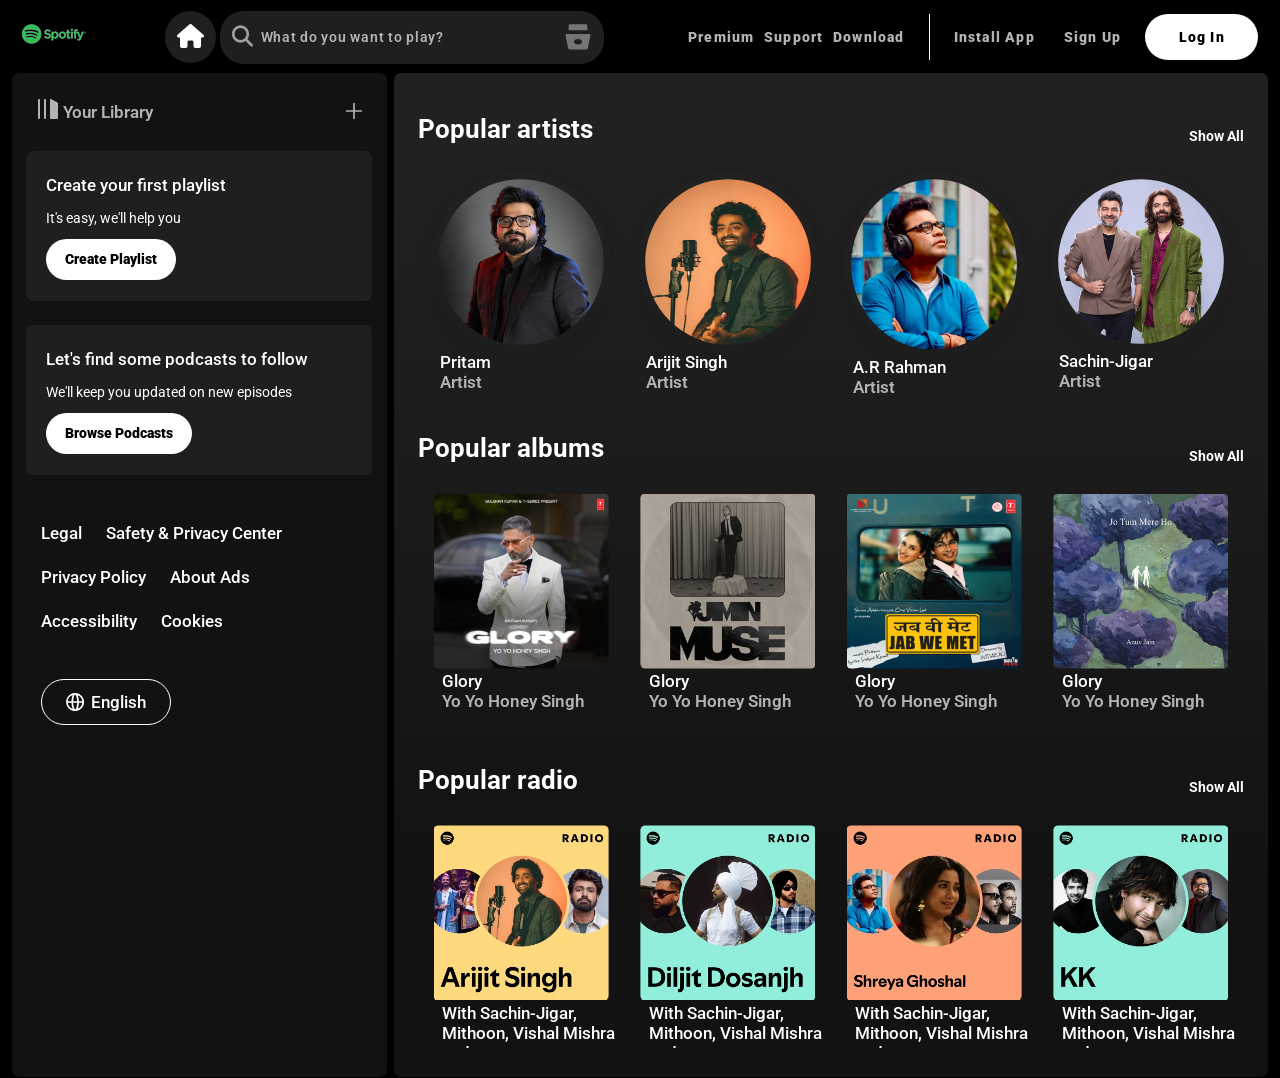
<file: index.html>
<!-- Sri Krishna -->

<!DOCTYPE html>
<html lang="en">
<head>
    <meta charset="UTF-8">
    <meta name="viewport" content="width=device-width, initial-scale=1.0">
    <link rel="stylesheet" href="style.css"/>
    <link rel="stylesheet" href="utilityClasses.css"/>
    <link rel="stylesheet" href="https://cdnjs.cloudflare.com/ajax/libs/font-awesome/6.7.2/css/all.min.css" integrity="sha512-Evv84Mr4kqVGRNSgIGL/F/aIDqQb7xQ2vcrdIwxfjThSH8CSR7PBEakCr51Ck+w+/U6swU2Im1vVX0SVk9ABhg==" crossorigin="anonymous" referrerpolicy="no-referrer" />
    <title>Spotify</title>
</head>
<body>

    <nav class="topSec flex">

        <div class="divOne">
        <ul>
            <li><img class="logo" src="images/spotifyLogo.png" alt="logo"/></li>
        </ul>
        </div>  

        <div class="divTwo">
            <ul class="flex">
                <li><div class="homeIconDiv"><i class="fa-solid fa-house fa" style="color: #ffffff;"></i></div></li>
                <li>
                    <div class="searchDiv">
                        <i class="fa-solid fa-magnifying-glass fa-sm" style="color: #a0a0a0;"></i>
                        <input type="text" placeholder="What do you want to play?">
                        <img class="browseIcon" src="images/browse.svg" alt="browse"/>
                    </div>
                </li>
            </ul>
        </div>

        <div class="divThree">
            <ul class="flex">
                <li class="navWords">Premium</li>
                <li class="navWords">Support</li>
                <li class="navWords">Download</li>
                <li class="navWords">Install App</li>
                <li class="navWords">Sign Up</li>
                <li class="navWords">Log In</li>
                <li class="menu navWords" id="menu"><img src="images/menu.svg" alt="Menu"></li>
            </ul>

            <div class="phNav" id="phNav">
                <ul>
                  <li class="phNavWords">Premium</li>
                  <li class="phNavWords">Support</li>
                  <li class="phNavWords">Download</li>
                </ul>  
              </div>
           
        </div>

        

    </nav>

    <div class="container flex gapPointSixPercent">
        
        <div class="leftSec">
        
            <div class="libraryDiv flex gapOnePercent vertical-center">
                <div><img class="libraryIcon" src="images/library.svg" alt="Library Icon"></div>
                <p class="text1">Your Library</p>
                <div class="plusIcon"><img src="images/plus.svg" alt="Add Icon"></div>
            </div>

            <div class="playlistDiv">
                <p class="text2">Create your first playlist</p>
                <p class="text3">It's easy, we'll help you</p>
                <span class="btn">Create Playlist</span>
            </div>

            <div class="playlistDiv">
                <p class="text2">Let's find some podcasts to follow</p>
                <p class="text3">We'll keep you updated on new episodes</p>
                <span class="btn">Browse Podcasts</span>
            </div>

            <div class="footer flex">
                <p class="text4">Legal</p>
                <p class="text4">Safety & Privacy Center</p>
                <p class="text4">Privacy Policy</p>
                <p class="text4">About Ads</p>
                <p class="text4">Accessibility</p>
                <p class="text4">Cookies</p>
            </div>

            <div class="lang flex">
                <img src="images/lang.svg" alt="Language">
                <p class="text4">English</p>
            </div>

        </div>
        
        <div class="rightSec">

            <div class="artistsDivTxt">
                <p class="text5">Popular artists</p>
                <p class="text3"><a href="allArtists.html">Show All</a></p>
            </div>

            <container class="artistsDiv">

                <div class="singleArtistDiv">
                    <img src="images/artists/artist1.jpg" alt="artist1" class="artistImg">
                    <p class="text4">Pritam</p>
                    <p class="text1">Artist</p>  
                    <img class="playBtn" src="images/playBtn.svg" alt="Play List">  
                </div>

                <div class="singleArtistDiv">
                    <img src="images/artists/artist2.jpg" alt="artist1" class="artistImg">
                    <p class="text4">Arijit Singh</p>
                    <p class="text1">Artist</p>
                    <img class="playBtn" src="images/playBtn.svg" alt="Play List">  
                </div>

                <div class="singleArtistDiv">
                    <img src="images/artists/artist3.jpg" alt="artist1" class="artistImg">
                    <p class="text4">A.R Rahman</p>
                    <p class="text1">Artist</p>
                    <img class="playBtn" src="images/playBtn.svg" alt="Play List">  
                </div>

                <div class="singleArtistDiv">
                    <img src="images/artists/artist4.jpg" alt="artist1" class="artistImg">
                    <p class="text4">Sachin-Jigar</p>
                    <p class="text1">Artist</p>
                    <img class="playBtn" src="images/playBtn.svg" alt="Play List">  
                </div>

                <div class="singleArtistDiv">
                    <img src="images/artists/artist5.jpg" alt="artist1" class="artistImg">
                    <p class="text4">Vishal-Shekhar</p>
                    <p class="text1">Artist</p>
                    <img class="playBtn" src="images/playBtn.svg" alt="Play List">  
                </div>

                <div class="singleArtistDiv">
                    <img src="images/artists/artist6.jpg" alt="artist1" class="artistImg">
                    <p class="text4">Atif Aslam</p>
                    <p class="text1">Artist</p>
                    <img class="playBtn" src="images/playBtn.svg" alt="Play List">  
                </div>

            </container>

            <div class="artistsDivTxt">
                <p class="text5">Popular albums</p>
                <p class="text3"><a href="allAlbums.html">Show All</a></p>
            </div> 

            <container class="albumsDiv">

                <div class="singleAlbumDiv">
                    <img src="images/albums/album1.jpg" alt="album1" class="albumImg">
                    <p class="text4">Glory</p>
                    <p class="text1">Yo Yo Honey Singh</p>
                    <img class="playBtn" src="images/playBtn.svg" alt="Play List">  
                </div>

                <div class="singleAlbumDiv">
                    <img src="images/albums/album2.jpg" alt="album1" class="albumImg">
                    <p class="text4">Glory</p>
                    <p class="text1">Yo Yo Honey Singh</p>
                    <img class="playBtn" src="images/playBtn.svg" alt="Play List">  
                </div>

                <div class="singleAlbumDiv">
                    <img src="images/albums/album3.jpg" alt="album1" class="albumImg">
                    <p class="text4">Glory</p>
                    <p class="text1">Yo Yo Honey Singh</p>
                    <img class="playBtn" src="images/playBtn.svg" alt="Play List">  
                </div>

                <div class="singleAlbumDiv">
                    <img src="images/albums/album4.jpg" alt="album1" class="albumImg">
                    <p class="text4">Glory</p>
                    <p class="text1">Yo Yo Honey Singh</p>
                    <img class="playBtn" src="images/playBtn.svg" alt="Play List">  
                </div>

                <div class="singleAlbumDiv">
                    <img src="images/albums/album5.jpg" alt="album1" class="albumImg">
                    <p class="text4">Glory</p>
                    <p class="text1">Yo Yo Honey Singh</p>
                    <img class="playBtn" src="images/playBtn.svg" alt="Play List">  
                </div>
                
                <div class="singleAlbumDiv">
                    <img src="images/albums/album6.jpg" alt="album1" class="albumImg">
                    <p class="text4">Glory</p>
                    <p class="text1">Yo Yo Honey Singh</p>
                    <img class="playBtn" src="images/playBtn.svg" alt="Play List">  
                </div>

            </container>

            <div class="artistsDivTxt">
                <p class="text5">Popular radio</p>
                <p class="text3"><a href="allRadios.html">Show All</a></p>
            </div> 

            <container class="radiosDiv">

                <div class="singleAlbumDiv">
                    <img src="images/radios/radio1.jpg" alt="radio1" class="albumImg">
                    <p class="text4">With Sachin-Jigar, Mithoon, Vishal Mishra and more</p>
                </div>

                <div class="singleAlbumDiv">
                    <img src="images/radios/radio2.jpg" alt="radio1" class="albumImg">
                    <p class="text4">With Sachin-Jigar, Mithoon, Vishal Mishra and more</p>
                </div>

                <div class="singleAlbumDiv">
                    <img src="images/radios/radio4.jpg" alt="radio1" class="albumImg">
                    <p class="text4">With Sachin-Jigar, Mithoon, Vishal Mishra and more</p>
                </div>

                <div class="singleAlbumDiv">
                    <img src="images/radios/radio3.jpg" alt="radio1" class="albumImg">
                    <p class="text4">With Sachin-Jigar, Mithoon, Vishal Mishra and more</p>
                </div>

                <div class="singleAlbumDiv">
                    <img src="images/radios/radio5.jpg" alt="radio1" class="albumImg">
                    <p class="text4">With Sachin-Jigar, Mithoon, Vishal Mishra and more</p>
                </div>

                <div class="singleAlbumDiv">
                    <img src="images/radios/radio6.jpg" alt="radio1" class="albumImg">
                    <p class="text4">With Sachin-Jigar, Mithoon, Vishal Mishra and more</p>
                </div>

                
            </container>

        </div>

    </div>

<script src="script.js"></script>    
</body>
</html>

<!-- Sri Krishna -->
</file>
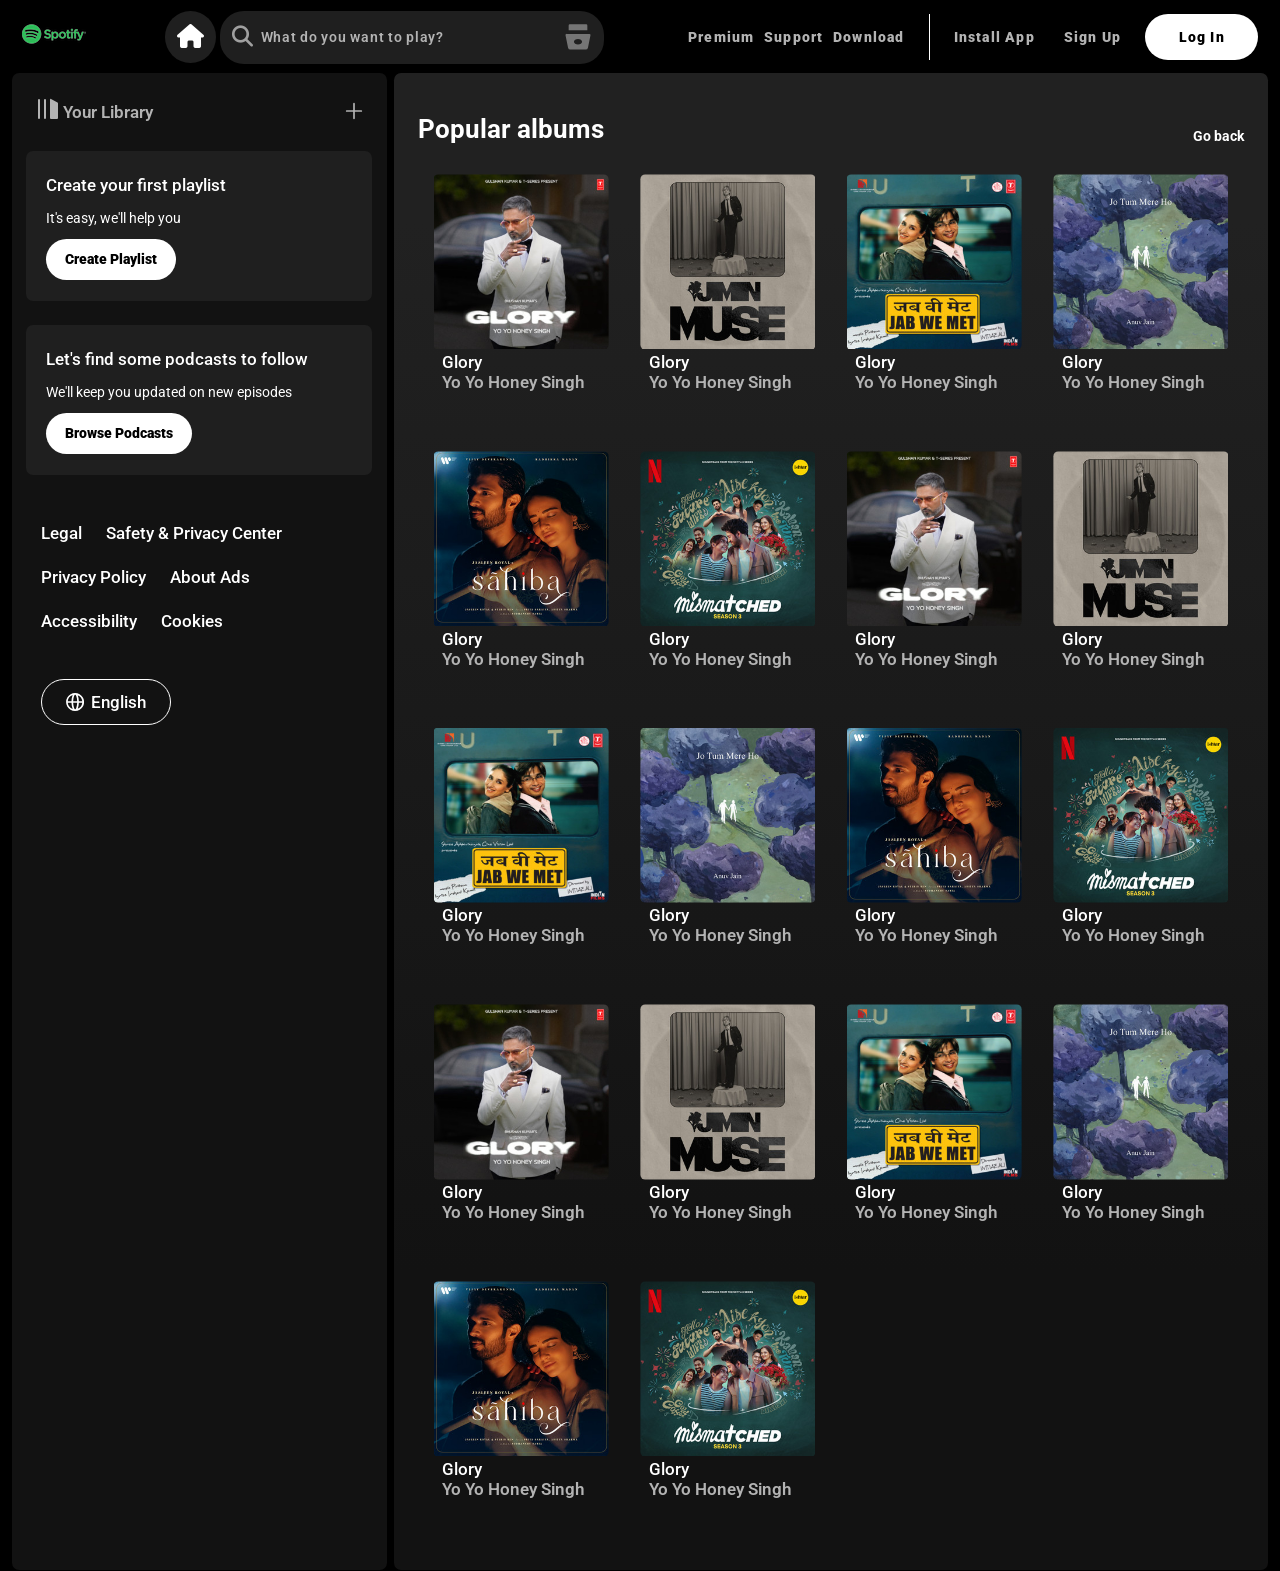
<file: allAlbums.html>
<!-- Sri Krishna -->

<!DOCTYPE html>
<html lang="en">
<head>
    <meta charset="UTF-8">
    <meta name="viewport" content="width=device-width, initial-scale=1.0">
    <link rel="stylesheet" href="style.css"/>
    <link rel="stylesheet" href="utilityClasses.css"/>
    <link rel="stylesheet" href="https://cdnjs.cloudflare.com/ajax/libs/font-awesome/6.7.2/css/all.min.css" integrity="sha512-Evv84Mr4kqVGRNSgIGL/F/aIDqQb7xQ2vcrdIwxfjThSH8CSR7PBEakCr51Ck+w+/U6swU2Im1vVX0SVk9ABhg==" crossorigin="anonymous" referrerpolicy="no-referrer" />
    <title>Spotify</title>
</head>
<body>

    <nav class="topSec flex">

        <div class="divOne">
        <ul>
            <li><img class="logo" src="images/spotifyLogo.png" alt="logo"/></li>
        </ul>
        </div>  

        <div class="divTwo">
            <ul class="flex">
                <li><div class="homeIconDiv"><i class="fa-solid fa-house fa" style="color: #ffffff;"></i></div></li>
                <li>
                    <div class="searchDiv">
                        <i class="fa-solid fa-magnifying-glass fa-sm" style="color: #a0a0a0;"></i>
                        <input type="text" placeholder="What do you want to play?">
                        <img class="browseIcon" src="images/browse.svg" alt="browse"/>
                    </div>
                </li>
            </ul>
        </div>

        <div class="divThree">
            <ul class="flex">
                <li class="navWords">Premium</li>
                <li class="navWords">Support</li>
                <li class="navWords">Download</li>
                <li class="navWords">Install App</li>
                <li class="navWords">Sign Up</li>
                <li class="navWords">Log In</li>
                <li class="menu navWords" id="menu"><img src="images/menu.svg" alt="Menu"></li>
            </ul>

            <div class="phNav" id="phNav">
                <ul>
                  <li class="phNavWords">Premium</li>
                  <li class="phNavWords">Support</li>
                  <li class="phNavWords">Download</li>
                </ul>  
              </div>
           
        </div>

        

    </nav>

    <div class="container flex gapPointSixPercent">
        
        <div class="leftSec">
        
            <div class="libraryDiv flex gapOnePercent vertical-center">
                <div><img class="libraryIcon" src="images/library.svg" alt="Library Icon"></div>
                <p class="text1">Your Library</p>
                <div class="plusIcon"><img src="images/plus.svg" alt="Add Icon"></div>
            </div>

            <div class="playlistDiv">
                <p class="text2">Create your first playlist</p>
                <p class="text3">It's easy, we'll help you</p>
                <span class="btn">Create Playlist</span>
            </div>

            <div class="playlistDiv">
                <p class="text2">Let's find some podcasts to follow</p>
                <p class="text3">We'll keep you updated on new episodes</p>
                <span class="btn">Browse Podcasts</span>
            </div>

            <div class="footer flex">
                <p class="text4">Legal</p>
                <p class="text4">Safety & Privacy Center</p>
                <p class="text4">Privacy Policy</p>
                <p class="text4">About Ads</p>
                <p class="text4">Accessibility</p>
                <p class="text4">Cookies</p>
            </div>

            <div class="lang flex">
                <img src="images/lang.svg" alt="Language">
                <p class="text4">English</p>
            </div>

        </div>
        
        <div class="rightSec">

            <div class="artistsDivTxt">
                <p class="text5">Popular albums</p>
                <p class="text3"><a href="index.html">Go back</a></p>
            </div> 

            <container class="allAlbumsDiv">

                <div class="singleAlbumDiv">
                    <img src="images/albums/album1.jpg" alt="album1" class="albumImg">
                    <p class="text4">Glory</p>
                    <p class="text1">Yo Yo Honey Singh</p>
                    <img class="playBtn" src="images/playBtn.svg" alt="Play List">  
                </div>

                <div class="singleAlbumDiv">
                    <img src="images/albums/album2.jpg" alt="album1" class="albumImg">
                    <p class="text4">Glory</p>
                    <p class="text1">Yo Yo Honey Singh</p>
                    <img class="playBtn" src="images/playBtn.svg" alt="Play List">  
                </div>

                <div class="singleAlbumDiv">
                    <img src="images/albums/album3.jpg" alt="album1" class="albumImg">
                    <p class="text4">Glory</p>
                    <p class="text1">Yo Yo Honey Singh</p>
                    <img class="playBtn" src="images/playBtn.svg" alt="Play List">  
                </div>

                <div class="singleAlbumDiv">
                    <img src="images/albums/album4.jpg" alt="album1" class="albumImg">
                    <p class="text4">Glory</p>
                    <p class="text1">Yo Yo Honey Singh</p>
                    <img class="playBtn" src="images/playBtn.svg" alt="Play List">  
                </div>

                <div class="singleAlbumDiv">
                    <img src="images/albums/album5.jpg" alt="album1" class="albumImg">
                    <p class="text4">Glory</p>
                    <p class="text1">Yo Yo Honey Singh</p>
                    <img class="playBtn" src="images/playBtn.svg" alt="Play List">  
                </div>
                
                <div class="singleAlbumDiv">
                    <img src="images/albums/album6.jpg" alt="album1" class="albumImg">
                    <p class="text4">Glory</p>
                    <p class="text1">Yo Yo Honey Singh</p>
                    <img class="playBtn" src="images/playBtn.svg" alt="Play List">  
                </div>

                <div class="singleAlbumDiv">
                    <img src="images/albums/album1.jpg" alt="album1" class="albumImg">
                    <p class="text4">Glory</p>
                    <p class="text1">Yo Yo Honey Singh</p>
                    <img class="playBtn" src="images/playBtn.svg" alt="Play List">  
                </div>

                <div class="singleAlbumDiv">
                    <img src="images/albums/album2.jpg" alt="album1" class="albumImg">
                    <p class="text4">Glory</p>
                    <p class="text1">Yo Yo Honey Singh</p>
                    <img class="playBtn" src="images/playBtn.svg" alt="Play List">  
                </div>

                <div class="singleAlbumDiv">
                    <img src="images/albums/album3.jpg" alt="album1" class="albumImg">
                    <p class="text4">Glory</p>
                    <p class="text1">Yo Yo Honey Singh</p>
                    <img class="playBtn" src="images/playBtn.svg" alt="Play List">  
                </div>

                <div class="singleAlbumDiv">
                    <img src="images/albums/album4.jpg" alt="album1" class="albumImg">
                    <p class="text4">Glory</p>
                    <p class="text1">Yo Yo Honey Singh</p>
                    <img class="playBtn" src="images/playBtn.svg" alt="Play List">  
                </div>

                <div class="singleAlbumDiv">
                    <img src="images/albums/album5.jpg" alt="album1" class="albumImg">
                    <p class="text4">Glory</p>
                    <p class="text1">Yo Yo Honey Singh</p>
                    <img class="playBtn" src="images/playBtn.svg" alt="Play List">  
                </div>
                
                <div class="singleAlbumDiv">
                    <img src="images/albums/album6.jpg" alt="album1" class="albumImg">
                    <p class="text4">Glory</p>
                    <p class="text1">Yo Yo Honey Singh</p>
                    <img class="playBtn" src="images/playBtn.svg" alt="Play List">  
                </div>

                <div class="singleAlbumDiv">
                    <img src="images/albums/album1.jpg" alt="album1" class="albumImg">
                    <p class="text4">Glory</p>
                    <p class="text1">Yo Yo Honey Singh</p>
                    <img class="playBtn" src="images/playBtn.svg" alt="Play List">  
                </div>

                <div class="singleAlbumDiv">
                    <img src="images/albums/album2.jpg" alt="album1" class="albumImg">
                    <p class="text4">Glory</p>
                    <p class="text1">Yo Yo Honey Singh</p>
                    <img class="playBtn" src="images/playBtn.svg" alt="Play List">  
                </div>

                <div class="singleAlbumDiv">
                    <img src="images/albums/album3.jpg" alt="album1" class="albumImg">
                    <p class="text4">Glory</p>
                    <p class="text1">Yo Yo Honey Singh</p>
                    <img class="playBtn" src="images/playBtn.svg" alt="Play List">  
                </div>

                <div class="singleAlbumDiv">
                    <img src="images/albums/album4.jpg" alt="album1" class="albumImg">
                    <p class="text4">Glory</p>
                    <p class="text1">Yo Yo Honey Singh</p>
                    <img class="playBtn" src="images/playBtn.svg" alt="Play List">  
                </div>

                <div class="singleAlbumDiv">
                    <img src="images/albums/album5.jpg" alt="album1" class="albumImg">
                    <p class="text4">Glory</p>
                    <p class="text1">Yo Yo Honey Singh</p>
                    <img class="playBtn" src="images/playBtn.svg" alt="Play List">  
                </div>
                
                <div class="singleAlbumDiv">
                    <img src="images/albums/album6.jpg" alt="album1" class="albumImg">
                    <p class="text4">Glory</p>
                    <p class="text1">Yo Yo Honey Singh</p>
                    <img class="playBtn" src="images/playBtn.svg" alt="Play List">  
                </div>

            </container>

        </div>
    </div>

<script src="script.js"></script>    
</body>
</html>

<!-- Sri Krishna -->
</file>
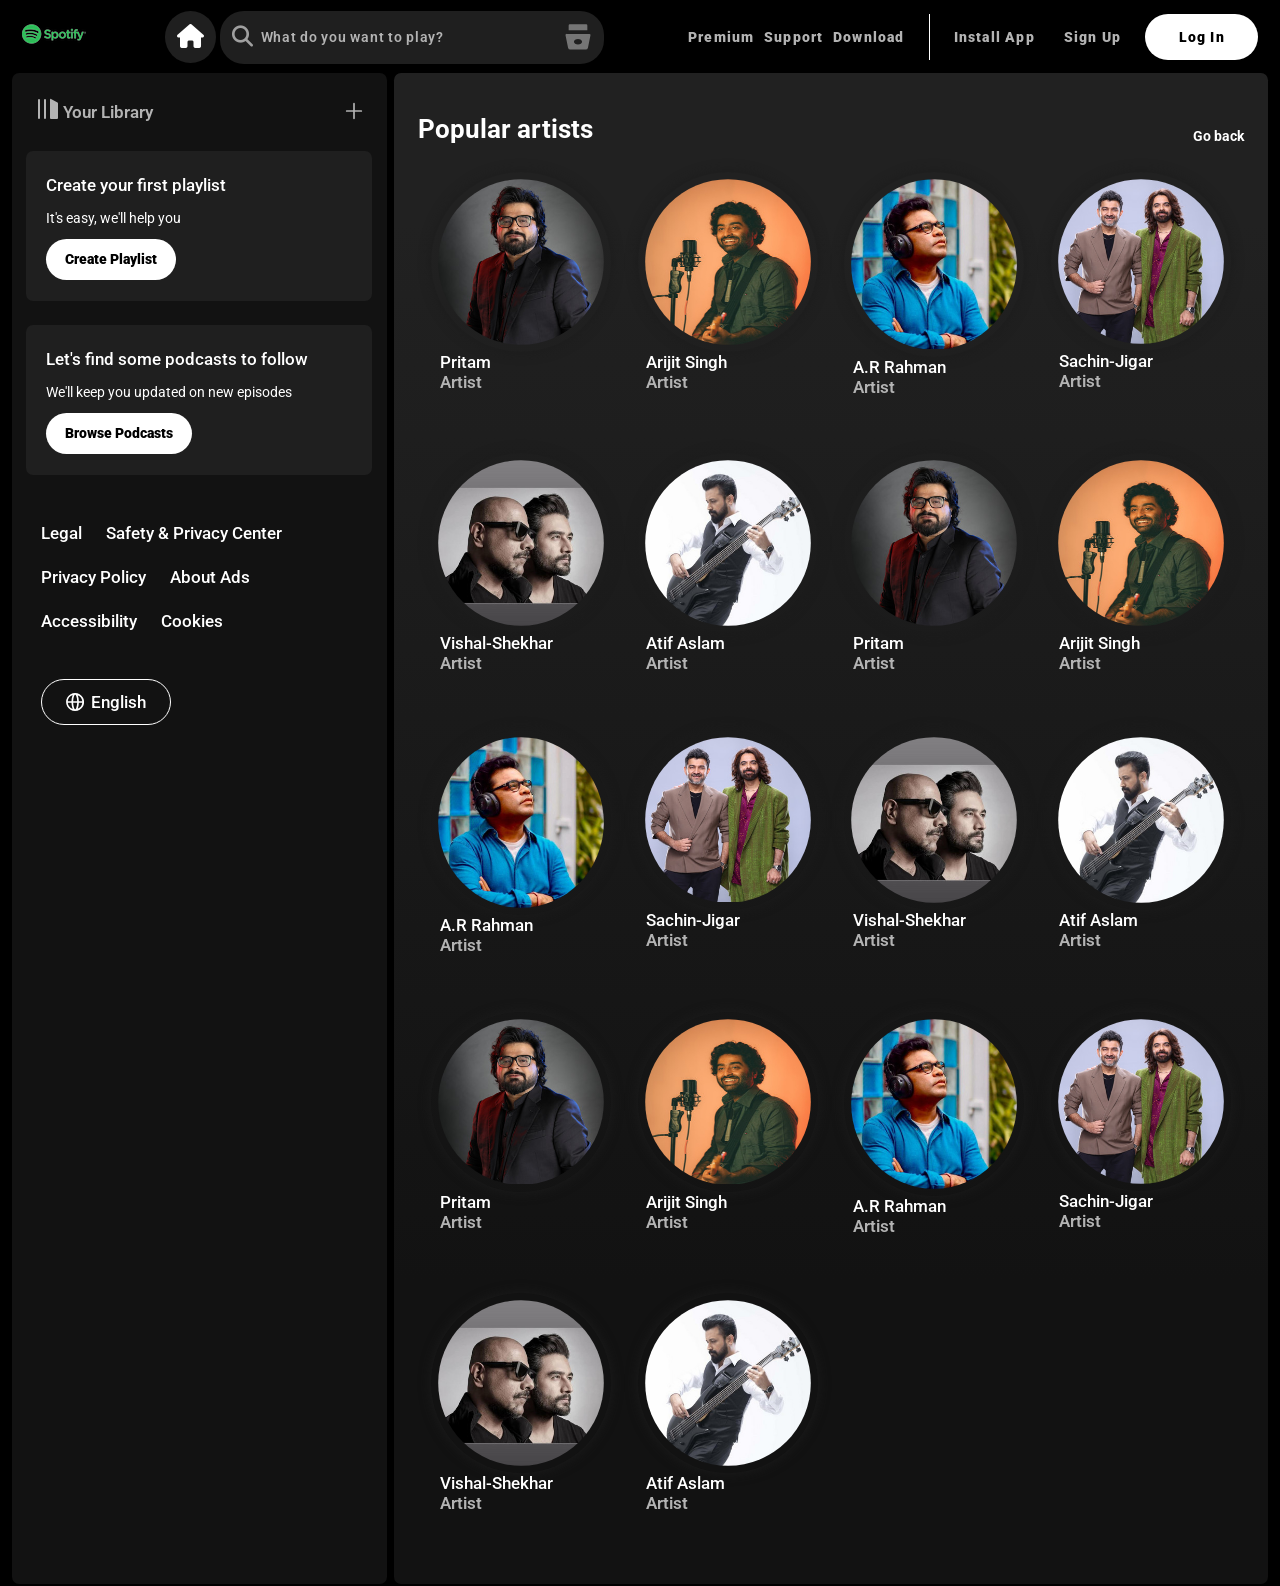
<file: allArtists.html>
<!-- Sri Krishna -->

<!DOCTYPE html>
<html lang="en">
<head>
    <meta charset="UTF-8">
    <meta name="viewport" content="width=device-width, initial-scale=1.0">
    <link rel="stylesheet" href="style.css"/>
    <link rel="stylesheet" href="utilityClasses.css"/>
    <link rel="stylesheet" href="https://cdnjs.cloudflare.com/ajax/libs/font-awesome/6.7.2/css/all.min.css" integrity="sha512-Evv84Mr4kqVGRNSgIGL/F/aIDqQb7xQ2vcrdIwxfjThSH8CSR7PBEakCr51Ck+w+/U6swU2Im1vVX0SVk9ABhg==" crossorigin="anonymous" referrerpolicy="no-referrer" />
    <title>Document</title>
</head>
<body>

    <nav class="topSec flex">

        <div class="divOne">
        <ul>
            <li><img class="logo" src="images/spotifyLogo.png" alt="logo"/></li>
        </ul>
        </div>  

        <div class="divTwo">
            <ul class="flex">
                <li><div class="homeIconDiv"><i class="fa-solid fa-house fa" style="color: #ffffff;"></i></div></li>
                <li>
                    <div class="searchDiv">
                        <i class="fa-solid fa-magnifying-glass fa-sm" style="color: #a0a0a0;"></i>
                        <input type="text" placeholder="What do you want to play?">
                        <img class="browseIcon" src="images/browse.svg" alt="browse"/>
                    </div>
                </li>
            </ul>
        </div>

        <div class="divThree">
            <ul class="flex">
                <li class="navWords">Premium</li>
                <li class="navWords">Support</li>
                <li class="navWords">Download</li>
                <li class="navWords">Install App</li>
                <li class="navWords">Sign Up</li>
                <li class="navWords">Log In</li>
                <li class="menu navWords" id="menu"><img src="images/menu.svg" alt="Menu"></li>
            </ul>

            <div class="phNav" id="phNav">
                <ul>
                  <li class="phNavWords">Premium</li>
                  <li class="phNavWords">Support</li>
                  <li class="phNavWords">Download</li>
                </ul>  
              </div>
           
        </div>      

    </nav>

    <div class="container flex gapPointSixPercent">
        
        <div class="leftSec">
        
            <div class="libraryDiv flex gapOnePercent vertical-center">
                <div><img class="libraryIcon" src="images/library.svg" alt="Library Icon"></div>
                <p class="text1">Your Library</p>
                <div class="plusIcon"><img src="images/plus.svg" alt="Add Icon"></div>
            </div>

            <div class="playlistDiv">
                <p class="text2">Create your first playlist</p>
                <p class="text3">It's easy, we'll help you</p>
                <span class="btn">Create Playlist</span>
            </div>

            <div class="playlistDiv">
                <p class="text2">Let's find some podcasts to follow</p>
                <p class="text3">We'll keep you updated on new episodes</p>
                <span class="btn">Browse Podcasts</span>
            </div>

            <div class="footer flex">
                <p class="text4">Legal</p>
                <p class="text4">Safety & Privacy Center</p>
                <p class="text4">Privacy Policy</p>
                <p class="text4">About Ads</p>
                <p class="text4">Accessibility</p>
                <p class="text4">Cookies</p>
            </div>

            <div class="lang flex">
                <img src="images/lang.svg" alt="Language">
                <p class="text4">English</p>
            </div>

        </div>
        
        <div class="rightSec">

            <div class="artistsDivTxt">
                <p class="text5">Popular artists</p>
                <p class="text3"><a href="index.html">Go back</a></p>
            </div>

            <container class="allArtistsDiv">

                <div class="singleArtistDiv">
                    <img src="images/artists/artist1.jpg" alt="artist1" class="artistImg">
                    <p class="text4">Pritam</p>
                    <p class="text1">Artist</p>  
                    <img class="playBtn" src="images/playBtn.svg" alt="Play List">  
                </div>

                <div class="singleArtistDiv">
                    <img src="images/artists/artist2.jpg" alt="artist1" class="artistImg">
                    <p class="text4">Arijit Singh</p>
                    <p class="text1">Artist</p>
                    <img class="playBtn" src="images/playBtn.svg" alt="Play List">  
                </div>

                <div class="singleArtistDiv">
                    <img src="images/artists/artist3.jpg" alt="artist1" class="artistImg">
                    <p class="text4">A.R Rahman</p>
                    <p class="text1">Artist</p>
                    <img class="playBtn" src="images/playBtn.svg" alt="Play List">  
                </div>

                <div class="singleArtistDiv">
                    <img src="images/artists/artist4.jpg" alt="artist1" class="artistImg">
                    <p class="text4">Sachin-Jigar</p>
                    <p class="text1">Artist</p>
                    <img class="playBtn" src="images/playBtn.svg" alt="Play List">  
                </div>

                <div class="singleArtistDiv">
                    <img src="images/artists/artist5.jpg" alt="artist1" class="artistImg">
                    <p class="text4">Vishal-Shekhar</p>
                    <p class="text1">Artist</p>
                    <img class="playBtn" src="images/playBtn.svg" alt="Play List">  
                </div>

                <div class="singleArtistDiv">
                    <img src="images/artists/artist6.jpg" alt="artist1" class="artistImg">
                    <p class="text4">Atif Aslam</p>
                    <p class="text1">Artist</p>
                    <img class="playBtn" src="images/playBtn.svg" alt="Play List">  
                </div>

                <div class="singleArtistDiv">
                    <img src="images/artists/artist1.jpg" alt="artist1" class="artistImg">
                    <p class="text4">Pritam</p>
                    <p class="text1">Artist</p>  
                    <img class="playBtn" src="images/playBtn.svg" alt="Play List">  
                </div>

                <div class="singleArtistDiv">
                    <img src="images/artists/artist2.jpg" alt="artist1" class="artistImg">
                    <p class="text4">Arijit Singh</p>
                    <p class="text1">Artist</p>
                    <img class="playBtn" src="images/playBtn.svg" alt="Play List">  
                </div>

                <div class="singleArtistDiv">
                    <img src="images/artists/artist3.jpg" alt="artist1" class="artistImg">
                    <p class="text4">A.R Rahman</p>
                    <p class="text1">Artist</p>
                    <img class="playBtn" src="images/playBtn.svg" alt="Play List">  
                </div>

                <div class="singleArtistDiv">
                    <img src="images/artists/artist4.jpg" alt="artist1" class="artistImg">
                    <p class="text4">Sachin-Jigar</p>
                    <p class="text1">Artist</p>
                    <img class="playBtn" src="images/playBtn.svg" alt="Play List">  
                </div>

                <div class="singleArtistDiv">
                    <img src="images/artists/artist5.jpg" alt="artist1" class="artistImg">
                    <p class="text4">Vishal-Shekhar</p>
                    <p class="text1">Artist</p>
                    <img class="playBtn" src="images/playBtn.svg" alt="Play List">  
                </div>

                <div class="singleArtistDiv">
                    <img src="images/artists/artist6.jpg" alt="artist1" class="artistImg">
                    <p class="text4">Atif Aslam</p>
                    <p class="text1">Artist</p>
                    <img class="playBtn" src="images/playBtn.svg" alt="Play List">  
                </div>

                <div class="singleArtistDiv">
                    <img src="images/artists/artist1.jpg" alt="artist1" class="artistImg">
                    <p class="text4">Pritam</p>
                    <p class="text1">Artist</p>  
                    <img class="playBtn" src="images/playBtn.svg" alt="Play List">  
                </div>

                <div class="singleArtistDiv">
                    <img src="images/artists/artist2.jpg" alt="artist1" class="artistImg">
                    <p class="text4">Arijit Singh</p>
                    <p class="text1">Artist</p>
                    <img class="playBtn" src="images/playBtn.svg" alt="Play List">  
                </div>

                <div class="singleArtistDiv">
                    <img src="images/artists/artist3.jpg" alt="artist1" class="artistImg">
                    <p class="text4">A.R Rahman</p>
                    <p class="text1">Artist</p>
                    <img class="playBtn" src="images/playBtn.svg" alt="Play List">  
                </div>

                <div class="singleArtistDiv">
                    <img src="images/artists/artist4.jpg" alt="artist1" class="artistImg">
                    <p class="text4">Sachin-Jigar</p>
                    <p class="text1">Artist</p>
                    <img class="playBtn" src="images/playBtn.svg" alt="Play List">  
                </div>

                <div class="singleArtistDiv">
                    <img src="images/artists/artist5.jpg" alt="artist1" class="artistImg">
                    <p class="text4">Vishal-Shekhar</p>
                    <p class="text1">Artist</p>
                    <img class="playBtn" src="images/playBtn.svg" alt="Play List">  
                </div>

                <div class="singleArtistDiv">
                    <img src="images/artists/artist6.jpg" alt="artist1" class="artistImg">
                    <p class="text4">Atif Aslam</p>
                    <p class="text1">Artist</p>
                    <img class="playBtn" src="images/playBtn.svg" alt="Play List">  
                </div>
                
            </container>

        </div>

    </div>

<script src="script.js"></script>    
</body>
</html>

<!-- Sri Krishna -->
</file>
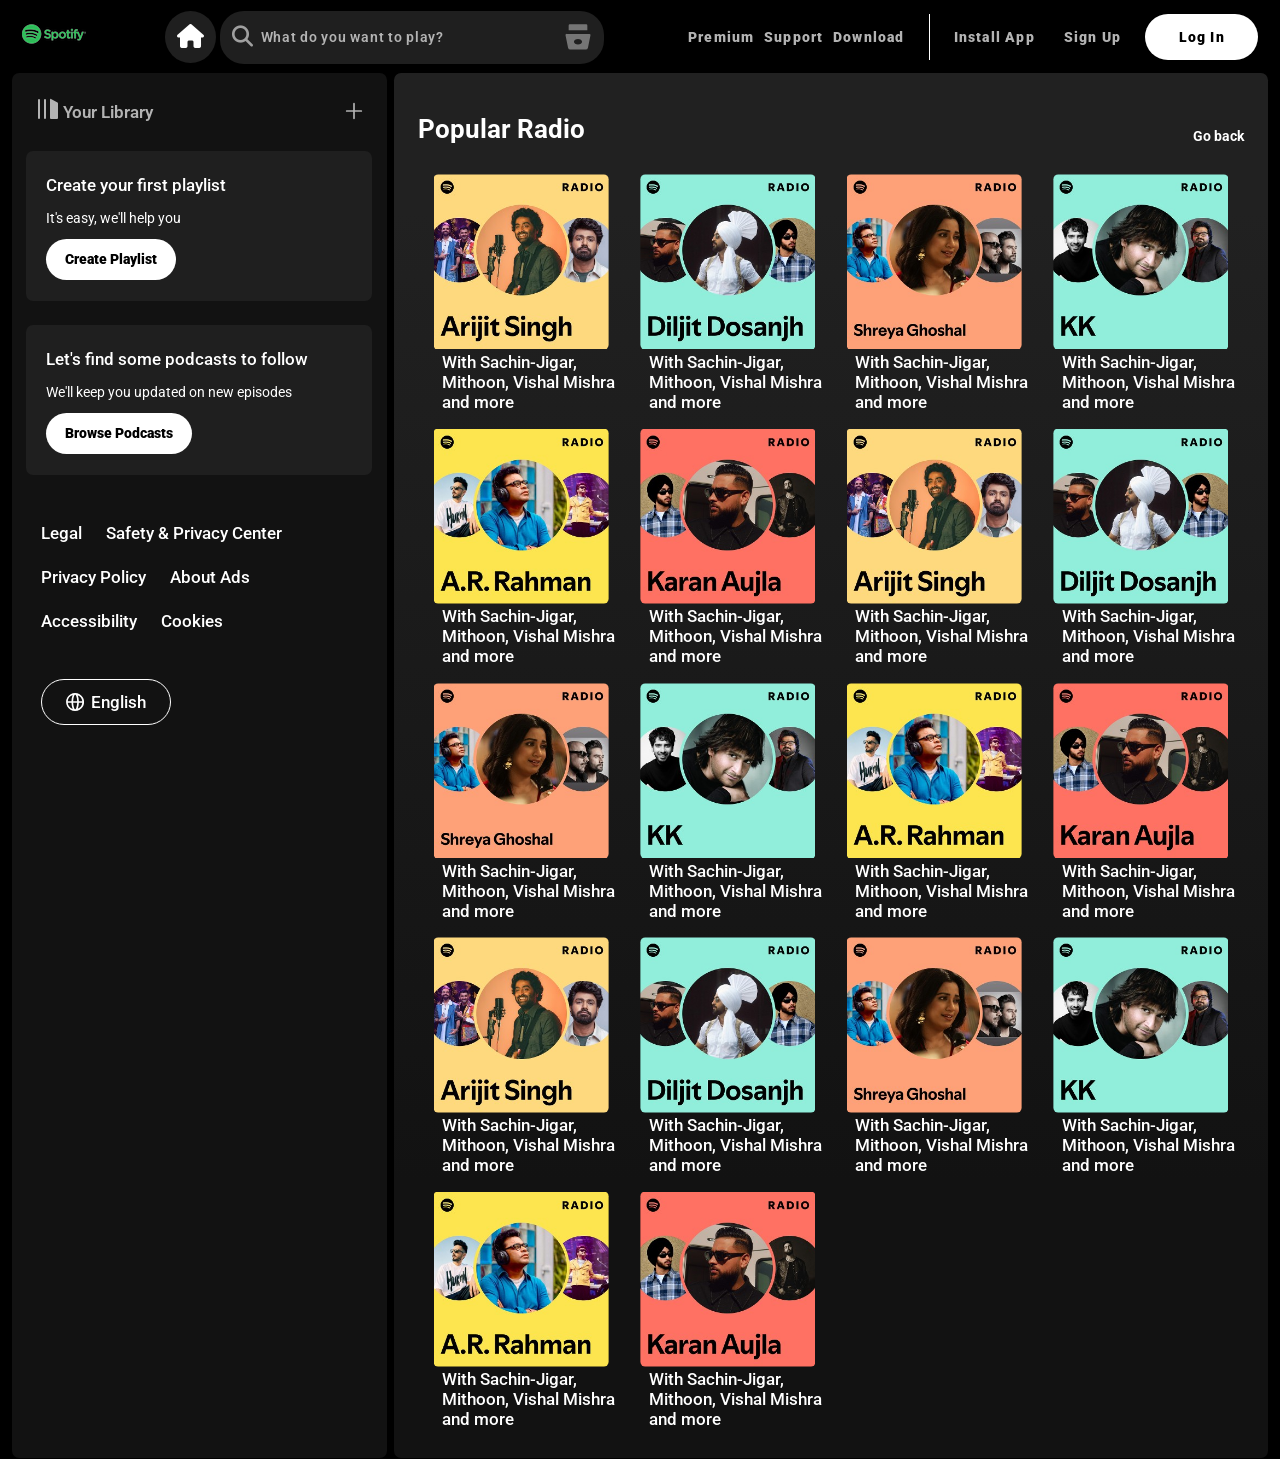
<file: allRadios.html>
<!-- Sri Krishna -->

<!DOCTYPE html>
<html lang="en">
<head>
    <meta charset="UTF-8">
    <meta name="viewport" content="width=device-width, initial-scale=1.0">
    <link rel="stylesheet" href="style.css"/>
    <link rel="stylesheet" href="utilityClasses.css"/>
    <link rel="stylesheet" href="https://cdnjs.cloudflare.com/ajax/libs/font-awesome/6.7.2/css/all.min.css" integrity="sha512-Evv84Mr4kqVGRNSgIGL/F/aIDqQb7xQ2vcrdIwxfjThSH8CSR7PBEakCr51Ck+w+/U6swU2Im1vVX0SVk9ABhg==" crossorigin="anonymous" referrerpolicy="no-referrer" />
    <title>Spotify</title>
</head>
<body>

    <nav class="topSec flex">

        <div class="divOne">
        <ul>
            <li><img class="logo" src="images/spotifyLogo.png" alt="logo"/></li>
        </ul>
        </div>  

        <div class="divTwo">
            <ul class="flex">
                <li><div class="homeIconDiv"><i class="fa-solid fa-house fa" style="color: #ffffff;"></i></div></li>
                <li>
                    <div class="searchDiv">
                        <i class="fa-solid fa-magnifying-glass fa-sm" style="color: #a0a0a0;"></i>
                        <input type="text" placeholder="What do you want to play?">
                        <img class="browseIcon" src="images/browse.svg" alt="browse"/>
                    </div>
                </li>
            </ul>
        </div>

        <div class="divThree">
            <ul class="flex">
                <li class="navWords">Premium</li>
                <li class="navWords">Support</li>
                <li class="navWords">Download</li>
                <li class="navWords">Install App</li>
                <li class="navWords">Sign Up</li>
                <li class="navWords">Log In</li>
                <li class="menu navWords" id="menu"><img src="images/menu.svg" alt="Menu"></li>
            </ul>

            <div class="phNav" id="phNav">
                <ul>
                  <li class="phNavWords">Premium</li>
                  <li class="phNavWords">Support</li>
                  <li class="phNavWords">Download</li>
                </ul>  
              </div>
           
        </div>

        

    </nav>

    <div class="container flex gapPointSixPercent">
        
        <div class="leftSec">
        
            <div class="libraryDiv flex gapOnePercent vertical-center">
                <div><img class="libraryIcon" src="images/library.svg" alt="Library Icon"></div>
                <p class="text1">Your Library</p>
                <div class="plusIcon"><img src="images/plus.svg" alt="Add Icon"></div>
            </div>

            <div class="playlistDiv">
                <p class="text2">Create your first playlist</p>
                <p class="text3">It's easy, we'll help you</p>
                <span class="btn">Create Playlist</span>
            </div>

            <div class="playlistDiv">
                <p class="text2">Let's find some podcasts to follow</p>
                <p class="text3">We'll keep you updated on new episodes</p>
                <span class="btn">Browse Podcasts</span>
            </div>

            <div class="footer flex">
                <p class="text4">Legal</p>
                <p class="text4">Safety & Privacy Center</p>
                <p class="text4">Privacy Policy</p>
                <p class="text4">About Ads</p>
                <p class="text4">Accessibility</p>
                <p class="text4">Cookies</p>
            </div>

            <div class="lang flex">
                <img src="images/lang.svg" alt="Language">
                <p class="text4">English</p>
            </div>

        </div>
        
        <div class="rightSec">

            <div class="artistsDivTxt">
                <p class="text5">Popular Radio</p>
                <p class="text3"><a href="index.html">Go back</a></p>
            </div> 

            <container class="allRadiosDiv">

                <div class="singleAlbumDiv">
                    <img src="images/radios/radio1.jpg" alt="radio1" class="albumImg">
                    <p class="text4">With Sachin-Jigar, Mithoon, Vishal Mishra and more</p>
                </div>

                <div class="singleAlbumDiv">
                    <img src="images/radios/radio2.jpg" alt="radio1" class="albumImg">
                    <p class="text4">With Sachin-Jigar, Mithoon, Vishal Mishra and more</p>
                </div>

                <div class="singleAlbumDiv">
                    <img src="images/radios/radio4.jpg" alt="radio1" class="albumImg">
                    <p class="text4">With Sachin-Jigar, Mithoon, Vishal Mishra and more</p>
                </div>

                <div class="singleAlbumDiv">
                    <img src="images/radios/radio3.jpg" alt="radio1" class="albumImg">
                    <p class="text4">With Sachin-Jigar, Mithoon, Vishal Mishra and more</p>
                </div>

                <div class="singleAlbumDiv">
                    <img src="images/radios/radio5.jpg" alt="radio1" class="albumImg">
                    <p class="text4">With Sachin-Jigar, Mithoon, Vishal Mishra and more</p>
                </div>

                <div class="singleAlbumDiv">
                    <img src="images/radios/radio6.jpg" alt="radio1" class="albumImg">
                    <p class="text4">With Sachin-Jigar, Mithoon, Vishal Mishra and more</p>
                </div>

                <div class="singleAlbumDiv">
                    <img src="images/radios/radio1.jpg" alt="radio1" class="albumImg">
                    <p class="text4">With Sachin-Jigar, Mithoon, Vishal Mishra and more</p>
                </div>

                <div class="singleAlbumDiv">
                    <img src="images/radios/radio2.jpg" alt="radio1" class="albumImg">
                    <p class="text4">With Sachin-Jigar, Mithoon, Vishal Mishra and more</p>
                </div>

                <div class="singleAlbumDiv">
                    <img src="images/radios/radio4.jpg" alt="radio1" class="albumImg">
                    <p class="text4">With Sachin-Jigar, Mithoon, Vishal Mishra and more</p>
                </div>

                <div class="singleAlbumDiv">
                    <img src="images/radios/radio3.jpg" alt="radio1" class="albumImg">
                    <p class="text4">With Sachin-Jigar, Mithoon, Vishal Mishra and more</p>
                </div>

                <div class="singleAlbumDiv">
                    <img src="images/radios/radio5.jpg" alt="radio1" class="albumImg">
                    <p class="text4">With Sachin-Jigar, Mithoon, Vishal Mishra and more</p>
                </div>

                <div class="singleAlbumDiv">
                    <img src="images/radios/radio6.jpg" alt="radio1" class="albumImg">
                    <p class="text4">With Sachin-Jigar, Mithoon, Vishal Mishra and more</p>
                </div>

                <div class="singleAlbumDiv">
                    <img src="images/radios/radio1.jpg" alt="radio1" class="albumImg">
                    <p class="text4">With Sachin-Jigar, Mithoon, Vishal Mishra and more</p>
                </div>

                <div class="singleAlbumDiv">
                    <img src="images/radios/radio2.jpg" alt="radio1" class="albumImg">
                    <p class="text4">With Sachin-Jigar, Mithoon, Vishal Mishra and more</p>
                </div>

                <div class="singleAlbumDiv">
                    <img src="images/radios/radio4.jpg" alt="radio1" class="albumImg">
                    <p class="text4">With Sachin-Jigar, Mithoon, Vishal Mishra and more</p>
                </div>

                <div class="singleAlbumDiv">
                    <img src="images/radios/radio3.jpg" alt="radio1" class="albumImg">
                    <p class="text4">With Sachin-Jigar, Mithoon, Vishal Mishra and more</p>
                </div>

                <div class="singleAlbumDiv">
                    <img src="images/radios/radio5.jpg" alt="radio1" class="albumImg">
                    <p class="text4">With Sachin-Jigar, Mithoon, Vishal Mishra and more</p>
                </div>

                <div class="singleAlbumDiv">
                    <img src="images/radios/radio6.jpg" alt="radio1" class="albumImg">
                    <p class="text4">With Sachin-Jigar, Mithoon, Vishal Mishra and more</p>
                </div>

            </container>

        </div>
    </div>

<script src="script.js"></script>    
</body>
</html>

<!-- Sri Krishna -->
</file>
<file: style.css>
/* Sri Krishna */

/* !!-- START OF CSS FOR index.html !!-- */

@import url('https://fonts.googleapis.com/css2?family=Roboto:ital,wght@0,100..900;1,100..900&family=Sorts+Mill+Goudy:ital@0;1&family=Source+Sans+3:ital,wght@0,200..900;1,200..900&family=Ubuntu:ital,wght@0,300;0,400;0,500;0,700;1,300;1,400;1,500;1,700&family=Varela+Round&display=swap');

*{
    margin: 0;
    padding: 0;
    box-sizing: border-box;
    list-style-type: none;
    font-family: "Roboto", serif;
    font-weight: 700;
    font-style: normal;
}

a{
    color: white;
    text-decoration: none;
}

html{
    font-size: 24px;
}

@media screen and (max-width: 62em){
    html{
        font-size: 20px;
    }
}

@media screen and (max-width: 48em){
    html{
        font-size: 14px;
    }
}

@media screen and (max-width: 36em){
    html{
        font-size: 10px;
    }
}


body{
    background-color: black;
    margin: 0.05rem 0.5rem;
    
}

.topSec{
    padding: 0.4rem;
    justify-content: space-between;
    align-items: center;
    position: relative;
}

.logo{
    margin-left: 1%;
}

.homeIconDiv{
    padding: 0.5rem 0.5rem;
    background-color: #1f1f1f;
    border-radius: 50%;
}

.divTwo ul{
    gap: 0.2rem;
}

.searchDiv{
    background-color: #1f1f1f;
    width: clamp(12rem, 30vw, 24rem);
    border-radius: 1rem;
    padding-left: 0.5rem;
    position: relative;
    display: flex;
    align-items: center; 
}

.divTwo input{
    background-color: #1f1f1f;
    height: 2.2rem;
    width: 85%;
    color: #121212;
    border: none;
    margin:0 2%;
}

input::placeholder{
    font-weight: 600;
    color: #b3b3b3;
    font-size: 0.6rem;
    letter-spacing: 0.03rem;
}

.browseIcon{
    width: 1.2rem;
    filter: invert(0.6);
    position: absolute;
    right: 0.5rem;
}

.navWords{
    color: #b3b3b3;
    font-size: 0.6rem;
    letter-spacing: 0.05rem;
    padding: 0.6rem 0.2rem;
    font-weight: 1000;
}

.phNav{
    display: none;
}

.navWords:nth-of-type(3){ /* this selects download navWord */
    border-right: solid white 0.06rem;
    padding-right: 0.2rem;
}

.navWords:nth-of-type(n+3){ /* this selects all navWords after Install App navWord */
    padding-right: 1rem;
}

.navWords:nth-of-type(4){ /* this adds padding-left to Install App navWord */
    padding-left: 1rem;
}

.navWords:nth-of-type(6){ /* Selects log in button */
    padding: 0rem 1.4rem;
    border-radius: 2rem;
    background-color: white;
    color: black;
    display: flex;
    align-items: center;
}

.menu{
    display: none;
}

@media screen and (max-width: 66.625em){
.menu{
    display: flex;
}
.navWords:nth-of-type(-n+3){
    display: none;
}
.phNavWords{
    color: white;
    font-size: 0.7rem;
    letter-spacing: 0.04rem;
    padding: 0.6rem 0rem;
    font-weight: 500;
}
.phNav{
    right: 0.2rem;
    margin-top: 0.5rem;
    border-radius: 0.2rem;
    position: absolute;
    z-index: 100;
    padding: 0.4rem 4rem 0.4rem 0.8rem;
    background-color: #282828;
    display: none;
}
}

.leftSec{
    background-color: #121212;
    width: 30% ;
    border-radius: 0.3rem;
    padding: 1rem 0.2rem 3.2rem 0.2rem;
    position: relative;
    
}

.rightSec{
    background-image: linear-gradient(to bottom, #212121 10%, #121212 80%);
    width: 70% ;
    border-radius: 0.3rem;
    padding: 1.2rem 1rem;
}

.text1{
    font-size: 0.7rem;
    color: #b3b3b3;
    font-weight: 600; 
}

.libraryDiv{
    margin-left: 0.8rem;
}

.plusIcon{
    right: 1rem;
    position: absolute;
    
}

.playlistDiv{
    background-color: #1f1f1f;
    border-radius: 0.3rem;
    margin: 1rem 0.4rem;
    padding: 0.4rem 0.8rem;
    
}

.text2{
    color: white; 
    font-size: 0.7rem;
    font-weight: 500;
    margin-top: 0.6rem;
}

.text4{
    color: white; 
    font-size: 0.7rem;
    font-weight: 500;
}

.text3{
    color: white; 
    font-size: 0.6rem;
    font-weight: 400;
    margin-top: 0.6rem;
}

.text5{
    color: white; 
    font-size: 1.1rem;
    font-weight: 700;  
}

.btn{
    background-color: white;
    padding: 0.5rem 0.8rem;
    color: black;
    border-radius: 1rem;
    font-size: 0.6rem;
    font-weight: 1000;
    display: inline-block;
    margin: 0.5rem 0;
}

.footer{
    padding: 1rem;
    color: #b3b3b3;
    font-size: 0.5rem;
    font-weight: 100;
    flex-wrap: wrap;
    gap: 1rem;
}

.lang{
    padding: 0.5rem 1rem;
    border: 0.001rem solid white;
    width:fit-content;
    border-radius: 1rem;
    margin: 1rem;
    gap: 0.3rem;
}

.artistsDiv{
    display: grid;
    grid-template-columns: repeat(auto-fit, minmax(7.5rem,1fr));
    overflow: hidden;
    max-height: 11rem;  
}

.artistImg{
    border-radius: 50%;
    width: 7.5rem;
    padding: 0.3rem;
    box-shadow: 0 0 0.5rem #1c1c1c;  
}

.artistsDivTxt{
    display: flex;
    justify-content: space-between;
    padding: 0.5rem 0;
}

.singleArtistDiv{
    padding: 0.6rem 0.9rem 0 0.9rem;
    display: flex;
    flex-direction: column;
    align-items: center;
    border-radius: 0.5rem;
}

.singleArtistDiv p {
    align-self: flex-start;
}

.playBtn{
    transform: translate(2.083rem, -4rem);
    background-color: #1ed760;
    padding: 0.3rem;
    border-radius: 50%;
    display: grid;
    place-items: center;
    box-sizing: border-box;
    flex-shrink: 0;
    opacity: 0;
}

.singleArtistDiv:hover, .singleArtistDiv:focus{
    background: linear-gradient(to bottom, rgb(34, 34, 34), rgb(53, 51, 51)); 
}

.singleArtistDiv:hover .playBtn{
    opacity: 1;
}

.albumsDiv{
    display: grid;
    grid-template-columns: repeat(auto-fit, minmax(7.5rem,1fr));
    max-height: 11.5rem;
    overflow: hidden;
}

.albumImg{
    padding: 0.1rem;
    width: 7.5rem;
    border-radius: 0.3rem;
}

.singleAlbumDiv{
    padding: 0.6rem 0 0 0;
    display: flex;
    flex-direction: column;
    justify-content: center;
    align-items: center;
}

.singleAlbumDiv:hover{
    background-color: rgb(38, 38, 38);
    border-radius: 0.4rem;
}

.singleAlbumDiv p {
    align-self: flex-start;
    margin-left: 1rem;
}

.singleAlbumDiv:hover .playBtn{
    opacity: 1;
}

.radiosDiv{
    display: grid;
    grid-template-columns: repeat(auto-fit, minmax(8rem,1fr));
    max-height: 10rem;
    overflow: hidden;
}


/* !!-- END OF CSS FOR index.html !!-- */


/* !!-- START OF CSS FOR allArtists.html !!-- */

.allArtistsDiv{
    display: grid;
    grid-template-columns: repeat(auto-fit, minmax(7.5rem,1fr));
}

/* !!-- END OF CSS FOR allArtists.html !!-- */


/* !!-- START OF CSS FOR allAlbums.html !!-- */

.allAlbumsDiv{
    display: grid;
    grid-template-columns: repeat(auto-fit, minmax(7.5rem,1fr));
}

/* !!-- END OF CSS FOR allAlbums.html !!-- */


/* !!-- START OF CSS FOR allRadios.html !!-- */

.allRadiosDiv{
    display: grid;
    grid-template-columns: repeat(auto-fit, minmax(7.5rem,1fr));
}

/* !!-- END OF CSS FOR allRadios.html !!-- */

/* Sri Krishna */
</file>
<file: utilityClasses.css>
/* Sri Krishna */

.flex{
    display: flex;
}

.invertColor{
    filter: invert(0);
}

.gapPointSixPercent{
    gap: 0.6%;
}

.gapOnePercent{
    gap: 1%;
}

.vertical-center{
    align-items: center;
}

/* Sri Krishna */
</file>
